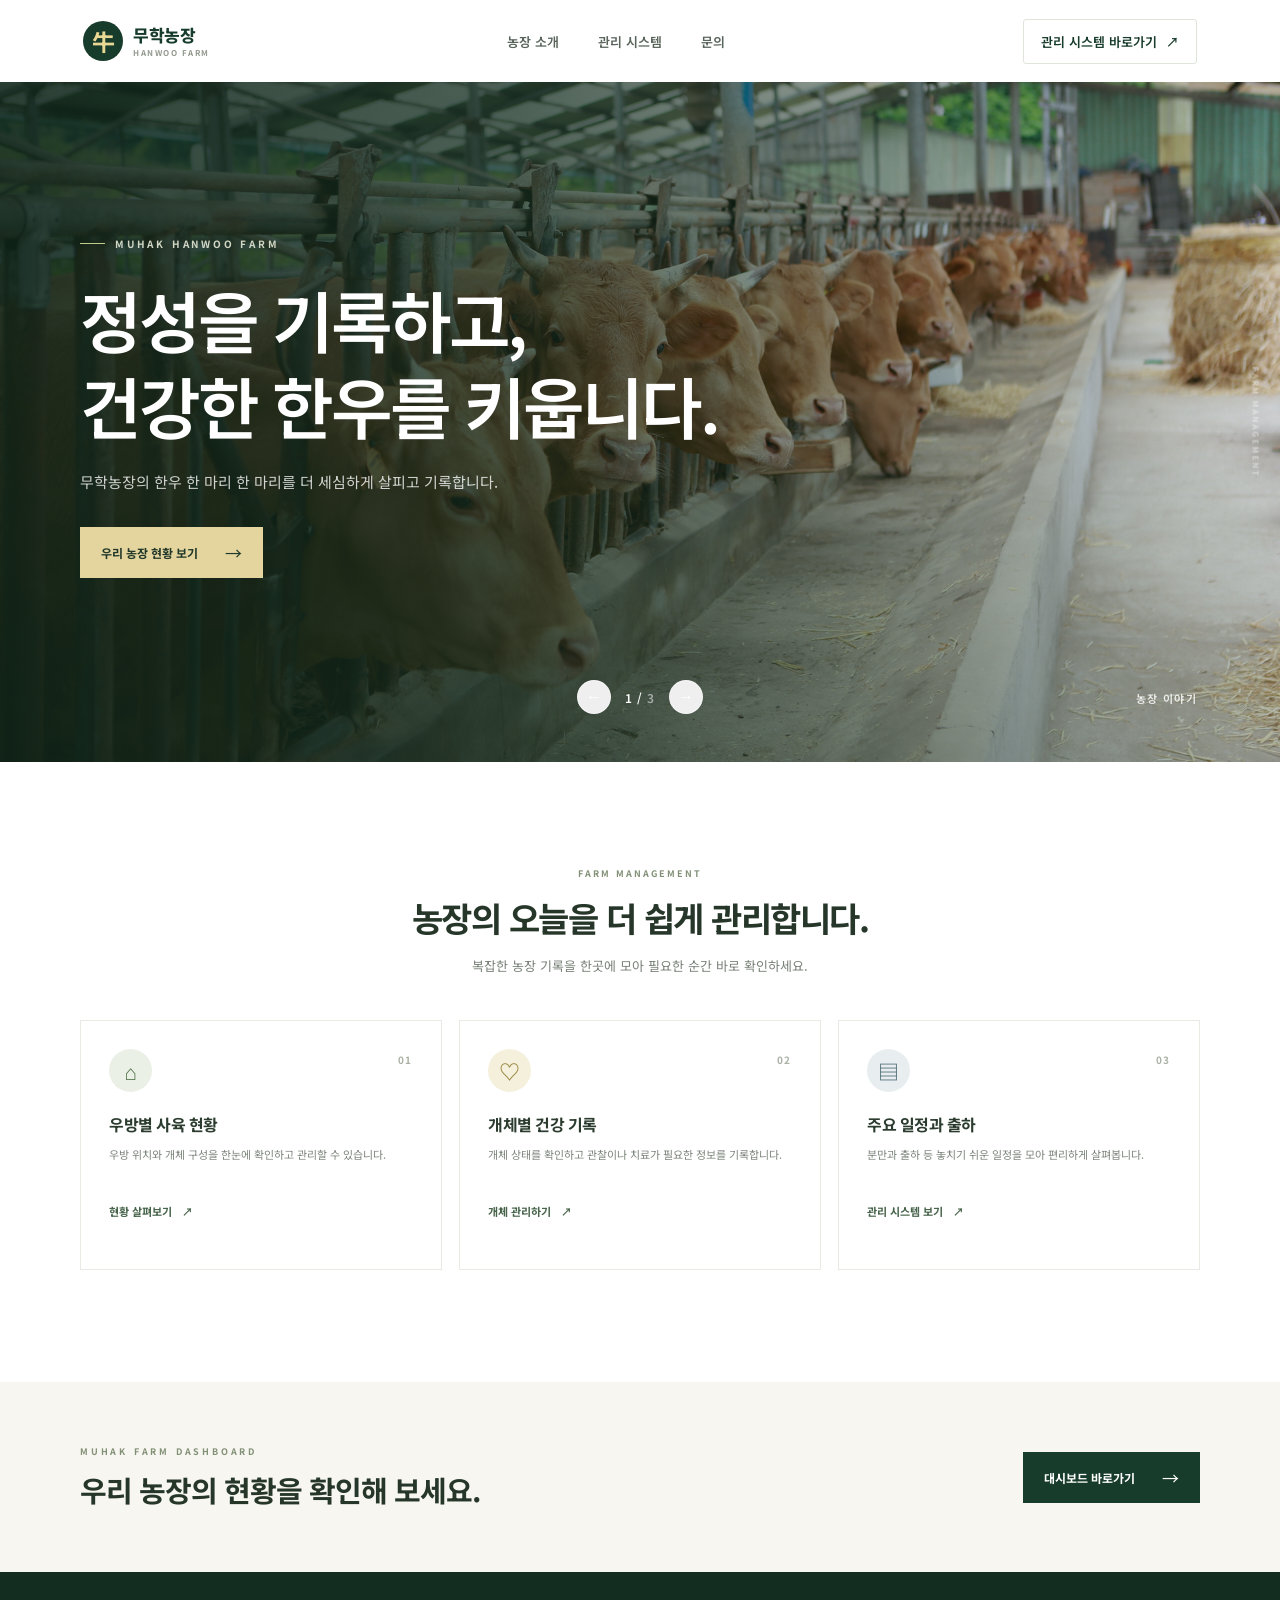
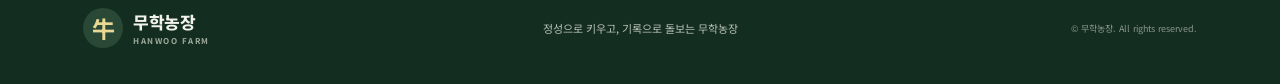
<file: index.html>
<!doctype html>
<html lang="ko">
  <head>
    <meta charset="UTF-8" />
    <meta name="viewport" content="width=device-width, initial-scale=1.0" />
    <meta
      name="description"
      content="무학농장 한우의 우방별 개체 현황과 건강 기록, 출하 정보를 한눈에 관리합니다."
    />
    <meta name="theme-color" content="#183c2b" />
    <title>무학농장 | 한우 개체관리</title>
    <link rel="preconnect" href="https://fonts.googleapis.com" />
    <link rel="preconnect" href="https://fonts.gstatic.com" crossorigin />
    <link
      href="https://fonts.googleapis.com/css2?family=Noto+Sans+KR:wght@400;500;600;700;800&display=swap"
      rel="stylesheet"
    />
    <link
      rel="stylesheet"
      href="https://cdn.jsdelivr.net/npm/swiper@11/swiper-bundle.min.css"
    />
    <link
      rel="stylesheet"
      href="https://cdn.jsdelivr.net/npm/aos@2.3.4/dist/aos.css"
    />
    <link rel="stylesheet" href="landing.css" />
  </head>
  <body>
    <header class="site-header">
      <a class="brand" href="landing.html" aria-label="무학농장 홈">
        <span class="brand-mark" aria-hidden="true">牛</span>
        <span class="brand-copy">
          <strong>무학농장</strong>
          <span>HANWOO FARM</span>
        </span>
      </a>
      <nav class="main-nav" aria-label="주 메뉴">
        <a href="#about">농장 소개</a>
        <a href="#features">관리 시스템</a>
        <a
          href="https://mail.google.com/mail/?view=cm&amp;fs=1&amp;to=withsk81%40gmail.com&amp;su=%EB%AC%B4%ED%95%99%EB%86%8D%EC%9E%A5%20%EB%AC%B8%EC%9D%98&amp;body=%EB%AC%B8%EC%9D%98%20%EB%82%B4%EC%9A%A9%EC%9D%84%20%EC%9E%91%EC%84%B1%ED%95%B4%20%EC%A3%BC%EC%84%B8%EC%9A%94."
          target="_blank"
          rel="noopener noreferrer"
          >문의</a
        >
      </nav>
      <a class="header-link" href="index.html">
        관리 시스템 바로가기 <span aria-hidden="true">↗</span>
      </a>
    </header>

    <main>
      <section class="hero" id="about" aria-label="무학농장 소개">
        <div class="swiper hero-swiper">
          <div class="swiper-wrapper">
            <article class="swiper-slide hero-slide hero-slide--overview">
              <img
                class="slide-photo"
                src="image/cow_inwoosa.jpg"
                alt=""
                fetchpriority="high"
              />
              <div class="slide-shade"></div>
              <div class="hero-content">
                <p class="eyebrow"><span></span> MUHAK HANWOO FARM</p>
                <h1>정성을 기록하고,<br />건강한 한우를 키웁니다.</h1>
                <p class="hero-description">
                  무학농장의 한우 한 마리 한 마리를<br class="mobile-break" />
                  더 세심하게 살피고 기록합니다.
                </p>
                <a class="primary-button" href="index.html">
                  우리 농장 현황 보기 <span aria-hidden="true">→</span>
                </a>
              </div>
              <div class="slide-caption">농장 이야기</div>
            </article>

            <article class="swiper-slide hero-slide hero-slide--pens">
              <img
                class="slide-photo slide-photo--right"
                src="image/cow_P2.jpg"
                alt=""
              />
              <div class="slide-shade slide-shade--green"></div>
              <div class="hero-content">
                <p class="eyebrow"><span></span> CARE BY PEN</p>
                <h2>우방별 현황을<br />한눈에 확인하세요.</h2>
                <p class="hero-description">
                  우방마다 달라지는 개체 현황을 정리해<br
                    class="mobile-break"
                  />
                  필요한 정보를 빠르게 찾아볼 수 있습니다.
                </p>
                <a class="primary-button" href="index.html">
                  우방별 현황 확인 <span aria-hidden="true">→</span>
                </a>
              </div>
              <div class="slide-caption">우방별 관리</div>
            </article>

            <article class="swiper-slide hero-slide hero-slide--records">
              <img
                class="slide-photo slide-photo--right"
                src="image/cow_P3.jpg"
                alt=""
              />
              <div class="slide-shade slide-shade--green"></div>
              <div class="hero-content">
                <p class="eyebrow"><span></span> EVERY ANIMAL, EVERY RECORD</p>
                <h2>건강부터 출하까지,<br />꼼꼼한 개체 기록.</h2>
                <p class="hero-description">
                  개체별 상태와 주요 일정을 살펴보고<br class="mobile-break" />
                  농장 운영에 필요한 기록을 관리합니다.
                </p>
                <a class="primary-button" href="index.html">
                  개체 관리 시작하기 <span aria-hidden="true">→</span>
                </a>
              </div>
              <div class="slide-caption">개체별 기록</div>
            </article>
          </div>

          <div class="hero-controls" aria-label="슬라이드 제어">
            <button
              class="swiper-button-prev"
              type="button"
              aria-label="이전 슬라이드"
            >
              <span aria-hidden="true">←</span>
            </button>
            <div class="swiper-pagination" aria-live="polite"></div>
            <button
              class="swiper-button-next"
              type="button"
              aria-label="다음 슬라이드"
            >
              <span aria-hidden="true">→</span>
            </button>
          </div>
          <span class="hero-index" aria-hidden="true">FARM MANAGEMENT</span>
        </div>
      </section>

      <section class="features section-wrap" id="features">
        <div class="section-heading" data-aos="fade-up">
          <p class="eyebrow eyebrow--dark">FARM MANAGEMENT</p>
          <h2>농장의 오늘을 더 쉽게 관리합니다.</h2>
          <p>복잡한 농장 기록을 한곳에 모아 필요한 순간 바로 확인하세요.</p>
        </div>
        <div class="feature-grid">
          <article class="feature-card" data-aos="fade-up">
            <span class="feature-number">01</span>
            <div class="feature-icon feature-icon--green" aria-hidden="true">
              ⌂
            </div>
            <h3>우방별 사육 현황</h3>
            <p>우방 위치와 개체 구성을 한눈에 확인하고 관리할 수 있습니다.</p>
            <a href="index.html"
              >현황 살펴보기 <span aria-hidden="true">↗</span></a
            >
          </article>
          <article class="feature-card" data-aos="fade-up" data-aos-delay="120">
            <span class="feature-number">02</span>
            <div class="feature-icon feature-icon--yellow" aria-hidden="true">
              ♡
            </div>
            <h3>개체별 건강 기록</h3>
            <p>
              개체 상태를 확인하고 관찰이나 치료가 필요한 정보를 기록합니다.
            </p>
            <a href="index.html"
              >개체 관리하기 <span aria-hidden="true">↗</span></a
            >
          </article>
          <article class="feature-card" data-aos="fade-up" data-aos-delay="240">
            <span class="feature-number">03</span>
            <div class="feature-icon feature-icon--blue" aria-hidden="true">
              ▤
            </div>
            <h3>주요 일정과 출하</h3>
            <p>분만과 출하 등 놓치기 쉬운 일정을 모아 편리하게 살펴봅니다.</p>
            <a href="index.html"
              >관리 시스템 보기 <span aria-hidden="true">↗</span></a
            >
          </article>
        </div>
      </section>

      <section class="dashboard-cta">
        <div class="dashboard-cta-inner" data-aos="fade-up">
          <div>
            <p class="eyebrow">MUHAK FARM DASHBOARD</p>
            <h2>우리 농장의 현황을 확인해 보세요.</h2>
          </div>
          <a class="secondary-button" href="index.html">
            대시보드 바로가기 <span aria-hidden="true">→</span>
          </a>
        </div>
      </section>
    </main>

    <footer class="site-footer">
      <a
        class="brand brand--footer"
        href="landing.html"
        aria-label="무학농장 홈"
      >
        <span class="brand-mark" aria-hidden="true">牛</span>
        <span class="brand-copy">
          <strong>무학농장</strong>
          <span>HANWOO FARM</span>
        </span>
      </a>
      <p>정성으로 키우고, 기록으로 돌보는 무학농장</p>
      <small>© 무학농장. All rights reserved.</small>
    </footer>

    <script src="https://cdn.jsdelivr.net/npm/swiper@11/swiper-bundle.min.js"></script>
    <script src="https://cdn.jsdelivr.net/npm/aos@2.3.4/dist/aos.js"></script>
    <script>
      AOS.init({
        duration: 650,
        easing: "ease-out-cubic",
        once: true,
        offset: 80,
        disable: window.matchMedia("(prefers-reduced-motion: reduce)").matches,
      });

      new Swiper(".hero-swiper", {
        loop: true,
        speed: 650,
        keyboard: {
          enabled: true,
        },
        navigation: {
          nextEl: ".swiper-button-next",
          prevEl: ".swiper-button-prev",
        },
        pagination: {
          el: ".swiper-pagination",
          type: "fraction",
        },
      });
    </script>
  </body>
</html>
</file>
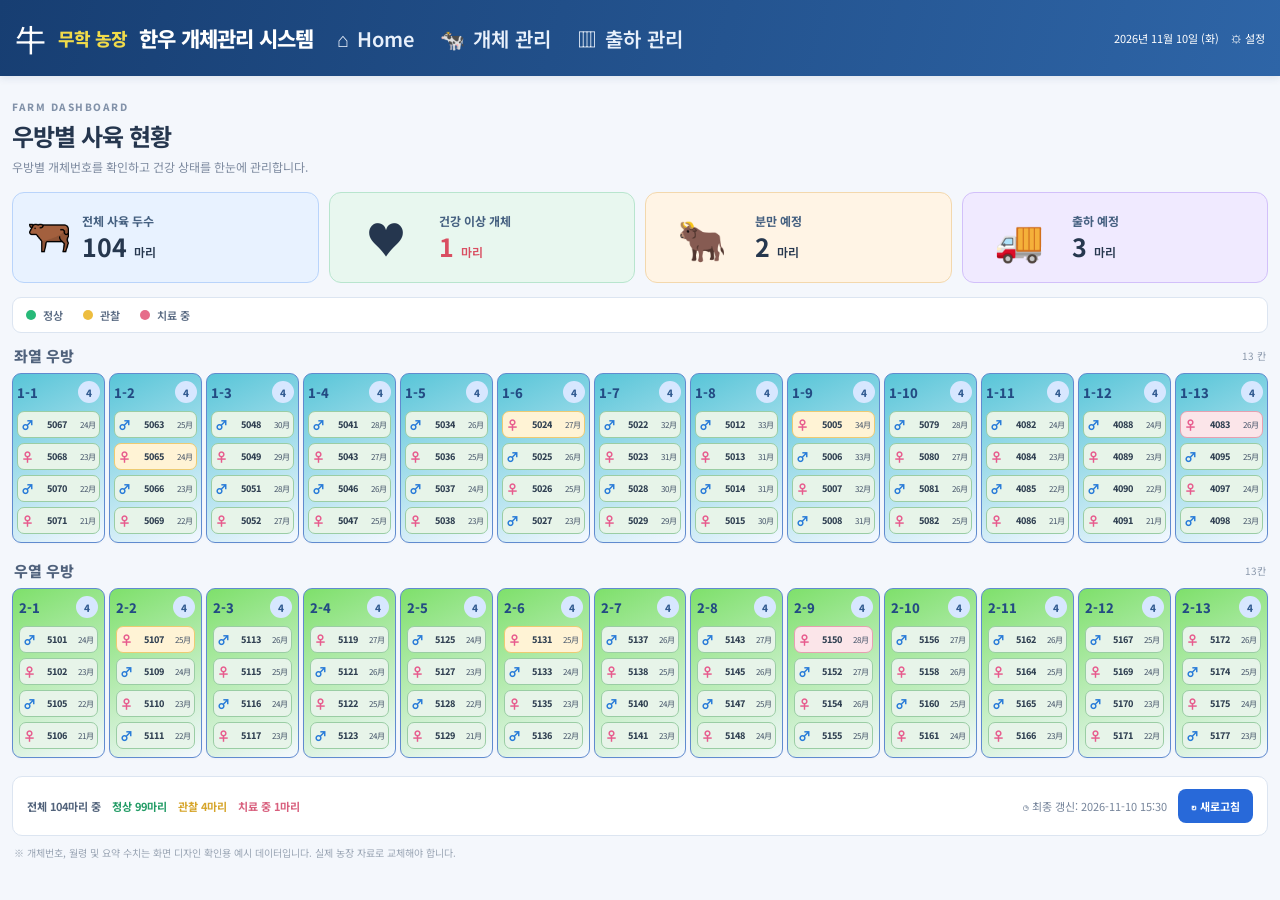
<file: index2.html>
<!doctype html>
<html lang="ko">
  <head>
    <meta charset="UTF-8" />
    <meta name="viewport" content="width=device-width, initial-scale=1.0" />
    <meta name="description" content="한우 농장의 우방별 개체 현황 관리" />
    <title>한우 개체관리 시스템</title>
    <link rel="stylesheet" href="style.css" />
  </head>

  <body>
    <header class="site-header">
      <a class="brand" href="#">
        <span class="brand-icon">牛</span>
        <span class="brand-name">무학 농장</span>
        <span class="brand-sys">한우 개체관리 시스템</span>
      </a>
      <nav class="main-nav" aria-label="주 메뉴">
        <a class="nav-link active" href="#">
          <span>⌂</span>
          Home
        </a>
        <a class="nav-link" href="#">
          <span>🐄</span>
          개체 관리
        </a>
        <a class="nav-link" href="#">
          <span>▥</span>
          출하 관리
        </a>
      </nav>
      <div class="header-tools">
        <span class="today">2026년 11월 10일 (화)</span>
        <a href="#">⚙ 설정</a>
      </div>
    </header>

    <main class="page">
      <section class="page-title">
        <p class="eyebrow">FARM DASHBOARD</p>
        <h1>우방별 사육 현황</h1>
        <p>우방별 개체번호를 확인하고 건강 상태를 한눈에 관리합니다.</p>
      </section>
      <section class="summary-cards">
        <article class="summary-card total">
          <img src="image/beef.png" class="cow-icon" alt="황소" />
          <div>
            <span class="summary-label">전체 사육 두수</span>
            <strong
              >104
              <small>마리</small>
            </strong>
          </div>
        </article>
        <article class="summary-card health">
          <span class="summary-icon">♥</span>
          <div>
            <span class="summary-label">건강 이상 개체</span
            ><strong>1 <small>마리</small></strong>
          </div>
        </article>
        <article class="summary-card calving">
          <span class="summary-icon">🐂</span>
          <div>
            <span class="summary-label">분만 예정</span
            ><strong>2 <small>마리</small></strong>
          </div>
        </article>
        <article class="summary-card shipping">
          <span class="summary-icon">🚚</span>
          <div>
            <span class="summary-label">출하 예정</span
            ><strong>3 <small>마리</small></strong>
          </div>
        </article>
      </section>
      <section class="legend">
        <span><i class="dot normal-dot"></i>정상</span
        ><span><i class="dot watch-dot"></i>관찰</span
        ><span><i class="dot treatment-dot"></i>치료 중</span>
      </section>
      <section class="pens-section">
        <div class="row-heading">
          <h2>좌열 우방</h2>
          <span>13 칸</span>
        </div>
        <div class="pen-grid">
          <section class="pen">
            <div class="pen-head">
              <h2>1-1</h2>
              <span class="pen-count">4</span>
            </div>
            <div class="animal-list">
              <div class="animal normal">
                <span class="sex male" aria-label="수소">♂</span
                ><strong>5067</strong><span class="age">24月</span>
              </div>
              <div class="animal normal">
                <span class="sex female" aria-label="암소">♀</span
                ><strong>5068</strong><span class="age">23月</span>
              </div>
              <div class="animal normal">
                <span class="sex male" aria-label="수소">♂</span
                ><strong>5070</strong><span class="age">22月</span>
              </div>
              <div class="animal normal">
                <span class="sex female" aria-label="암소">♀</span
                ><strong>5071</strong><span class="age">21月</span>
              </div>
            </div>
          </section>
          <section class="pen">
            <div class="pen-head">
              <h2>1-2</h2>
              <span class="pen-count">4</span>
            </div>
            <div class="animal-list">
              <div class="animal normal">
                <span class="sex male" aria-label="수소">♂</span
                ><strong>5063</strong><span class="age">25月</span>
              </div>
              <div class="animal watch">
                <span class="sex female" aria-label="암소">♀</span
                ><strong>5065</strong><span class="age">24月</span>
              </div>
              <div class="animal normal">
                <span class="sex male" aria-label="수소">♂</span
                ><strong>5066</strong><span class="age">23月</span>
              </div>
              <div class="animal normal">
                <span class="sex female" aria-label="암소">♀</span
                ><strong>5069</strong><span class="age">22月</span>
              </div>
            </div>
          </section>
          <section class="pen">
            <div class="pen-head">
              <h2>1-3</h2>
              <span class="pen-count">4</span>
            </div>
            <div class="animal-list">
              <div class="animal normal">
                <span class="sex male" aria-label="수소">♂</span
                ><strong>5048</strong><span class="age">30月</span>
              </div>
              <div class="animal normal">
                <span class="sex female" aria-label="암소">♀</span
                ><strong>5049</strong><span class="age">29月</span>
              </div>
              <div class="animal normal">
                <span class="sex male" aria-label="수소">♂</span
                ><strong>5051</strong><span class="age">28月</span>
              </div>
              <div class="animal normal">
                <span class="sex female" aria-label="암소">♀</span
                ><strong>5052</strong><span class="age">27月</span>
              </div>
            </div>
          </section>
          <section class="pen">
            <div class="pen-head">
              <h2>1-4</h2>
              <span class="pen-count">4</span>
            </div>
            <div class="animal-list">
              <div class="animal normal">
                <span class="sex male" aria-label="수소">♂</span
                ><strong>5041</strong><span class="age">28月</span>
              </div>
              <div class="animal normal">
                <span class="sex female" aria-label="암소">♀</span
                ><strong>5043</strong><span class="age">27月</span>
              </div>
              <div class="animal normal">
                <span class="sex male" aria-label="수소">♂</span
                ><strong>5046</strong><span class="age">26月</span>
              </div>
              <div class="animal normal">
                <span class="sex female" aria-label="암소">♀</span
                ><strong>5047</strong><span class="age">25月</span>
              </div>
            </div>
          </section>
          <section class="pen">
            <div class="pen-head">
              <h2>1-5</h2>
              <span class="pen-count">4</span>
            </div>
            <div class="animal-list">
              <div class="animal normal">
                <span class="sex male" aria-label="수소">♂</span
                ><strong>5034</strong><span class="age">26月</span>
              </div>
              <div class="animal normal">
                <span class="sex female" aria-label="암소">♀</span
                ><strong>5036</strong><span class="age">25月</span>
              </div>
              <div class="animal normal">
                <span class="sex male" aria-label="수소">♂</span
                ><strong>5037</strong><span class="age">24月</span>
              </div>
              <div class="animal normal">
                <span class="sex female" aria-label="암소">♀</span
                ><strong>5038</strong><span class="age">23月</span>
              </div>
            </div>
          </section>
          <section class="pen">
            <div class="pen-head">
              <h2>1-6</h2>
              <span class="pen-count">4</span>
            </div>
            <div class="animal-list">
              <div class="animal watch">
                <span class="sex female" aria-label="암소">♀</span
                ><strong>5024</strong><span class="age">27月</span>
              </div>
              <div class="animal normal">
                <span class="sex male" aria-label="수소">♂</span
                ><strong>5025</strong><span class="age">26月</span>
              </div>
              <div class="animal normal">
                <span class="sex female" aria-label="암소">♀</span
                ><strong>5026</strong><span class="age">25月</span>
              </div>
              <div class="animal normal">
                <span class="sex male" aria-label="수소">♂</span
                ><strong>5027</strong><span class="age">23月</span>
              </div>
            </div>
          </section>
          <section class="pen">
            <div class="pen-head">
              <h2>1-7</h2>
              <span class="pen-count">4</span>
            </div>
            <div class="animal-list">
              <div class="animal normal">
                <span class="sex male" aria-label="수소">♂</span
                ><strong>5022</strong><span class="age">32月</span>
              </div>
              <div class="animal normal">
                <span class="sex female" aria-label="암소">♀</span
                ><strong>5023</strong><span class="age">31月</span>
              </div>
              <div class="animal normal">
                <span class="sex male" aria-label="수소">♂</span
                ><strong>5028</strong><span class="age">30月</span>
              </div>
              <div class="animal normal">
                <span class="sex female" aria-label="암소">♀</span
                ><strong>5029</strong><span class="age">29月</span>
              </div>
            </div>
          </section>
          <section class="pen">
            <div class="pen-head">
              <h2>1-8</h2>
              <span class="pen-count">4</span>
            </div>
            <div class="animal-list">
              <div class="animal normal">
                <span class="sex male" aria-label="수소">♂</span
                ><strong>5012</strong><span class="age">33月</span>
              </div>
              <div class="animal normal">
                <span class="sex female" aria-label="암소">♀</span
                ><strong>5013</strong><span class="age">31月</span>
              </div>
              <div class="animal normal">
                <span class="sex male" aria-label="수소">♂</span
                ><strong>5014</strong><span class="age">31月</span>
              </div>
              <div class="animal normal">
                <span class="sex female" aria-label="암소">♀</span
                ><strong>5015</strong><span class="age">30月</span>
              </div>
            </div>
          </section>
          <section class="pen">
            <div class="pen-head">
              <h2>1-9</h2>
              <span class="pen-count">4</span>
            </div>
            <div class="animal-list">
              <div class="animal watch">
                <span class="sex female" aria-label="암소">♀</span
                ><strong>5005</strong><span class="age">34月</span>
              </div>
              <div class="animal normal">
                <span class="sex male" aria-label="수소">♂</span
                ><strong>5006</strong><span class="age">33月</span>
              </div>
              <div class="animal normal">
                <span class="sex female" aria-label="암소">♀</span
                ><strong>5007</strong><span class="age">32月</span>
              </div>
              <div class="animal normal">
                <span class="sex male" aria-label="수소">♂</span
                ><strong>5008</strong><span class="age">31月</span>
              </div>
            </div>
          </section>
          <section class="pen">
            <div class="pen-head">
              <h2>1-10</h2>
              <span class="pen-count">4</span>
            </div>
            <div class="animal-list">
              <div class="animal normal">
                <span class="sex male" aria-label="수소">♂</span
                ><strong>5079</strong><span class="age">28月</span>
              </div>
              <div class="animal normal">
                <span class="sex female" aria-label="암소">♀</span
                ><strong>5080</strong><span class="age">27月</span>
              </div>
              <div class="animal normal">
                <span class="sex male" aria-label="수소">♂</span
                ><strong>5081</strong><span class="age">26月</span>
              </div>
              <div class="animal normal">
                <span class="sex female" aria-label="암소">♀</span
                ><strong>5082</strong><span class="age">25月</span>
              </div>
            </div>
          </section>
          <section class="pen">
            <div class="pen-head">
              <h2>1-11</h2>
              <span class="pen-count">4</span>
            </div>
            <div class="animal-list">
              <div class="animal normal">
                <span class="sex male" aria-label="수소">♂</span
                ><strong>4082</strong><span class="age">24月</span>
              </div>
              <div class="animal normal">
                <span class="sex female" aria-label="암소">♀</span
                ><strong>4084</strong><span class="age">23月</span>
              </div>
              <div class="animal normal">
                <span class="sex male" aria-label="수소">♂</span
                ><strong>4085</strong><span class="age">22月</span>
              </div>
              <div class="animal normal">
                <span class="sex female" aria-label="암소">♀</span
                ><strong>4086</strong><span class="age">21月</span>
              </div>
            </div>
          </section>
          <section class="pen">
            <div class="pen-head">
              <h2>1-12</h2>
              <span class="pen-count">4</span>
            </div>
            <div class="animal-list">
              <div class="animal normal">
                <span class="sex male" aria-label="수소">♂</span
                ><strong>4088</strong><span class="age">24月</span>
              </div>
              <div class="animal normal">
                <span class="sex female" aria-label="암소">♀</span
                ><strong>4089</strong><span class="age">23月</span>
              </div>
              <div class="animal normal">
                <span class="sex male" aria-label="수소">♂</span
                ><strong>4090</strong><span class="age">22月</span>
              </div>
              <div class="animal normal">
                <span class="sex female" aria-label="암소">♀</span
                ><strong>4091</strong><span class="age">21月</span>
              </div>
            </div>
          </section>
          <section class="pen">
            <div class="pen-head">
              <h2>1-13</h2>
              <span class="pen-count">4</span>
            </div>
            <div class="animal-list">
              <div class="animal treatment">
                <span class="sex female" aria-label="암소">♀</span
                ><strong>4083</strong><span class="age">26月</span>
              </div>
              <div class="animal normal">
                <span class="sex male" aria-label="수소">♂</span
                ><strong>4095</strong><span class="age">25月</span>
              </div>
              <div class="animal normal">
                <span class="sex female" aria-label="암소">♀</span
                ><strong>4097</strong><span class="age">24月</span>
              </div>
              <div class="animal normal">
                <span class="sex male" aria-label="수소">♂</span
                ><strong>4098</strong><span class="age">23月</span>
              </div>
            </div>
          </section>
        </div>
        <div class="row-heading second">
          <h2>우열 우방</h2>
          <span>13칸</span>
        </div>
        <div class="pen-grid">
          <section class="pen2">
            <div class="pen-head">
              <h2>2-1</h2>
              <span class="pen-count">4</span>
            </div>
            <div class="animal-list">
              <div class="animal normal">
                <span class="sex male" aria-label="수소">♂</span
                ><strong>5101</strong><span class="age">24月</span>
              </div>
              <div class="animal normal">
                <span class="sex female" aria-label="암소">♀</span
                ><strong>5102</strong><span class="age">23月</span>
              </div>
              <div class="animal normal">
                <span class="sex male" aria-label="수소">♂</span
                ><strong>5105</strong><span class="age">22月</span>
              </div>
              <div class="animal normal">
                <span class="sex female" aria-label="암소">♀</span
                ><strong>5106</strong><span class="age">21月</span>
              </div>
            </div>
          </section>
          <section class="pen2">
            <div class="pen-head">
              <h2>2-2</h2>
              <span class="pen-count">4</span>
            </div>
            <div class="animal-list">
              <div class="animal watch">
                <span class="sex female" aria-label="암소">♀</span
                ><strong>5107</strong><span class="age">25月</span>
              </div>
              <div class="animal normal">
                <span class="sex male" aria-label="수소">♂</span
                ><strong>5109</strong><span class="age">24月</span>
              </div>
              <div class="animal normal">
                <span class="sex female" aria-label="암소">♀</span
                ><strong>5110</strong><span class="age">23月</span>
              </div>
              <div class="animal normal">
                <span class="sex male" aria-label="수소">♂</span
                ><strong>5111</strong><span class="age">22月</span>
              </div>
            </div>
          </section>
          <section class="pen2">
            <div class="pen-head">
              <h2>2-3</h2>
              <span class="pen-count">4</span>
            </div>
            <div class="animal-list">
              <div class="animal normal">
                <span class="sex male" aria-label="수소">♂</span
                ><strong>5113</strong><span class="age">26月</span>
              </div>
              <div class="animal normal">
                <span class="sex female" aria-label="암소">♀</span
                ><strong>5115</strong><span class="age">25月</span>
              </div>
              <div class="animal normal">
                <span class="sex male" aria-label="수소">♂</span
                ><strong>5116</strong><span class="age">24月</span>
              </div>
              <div class="animal normal">
                <span class="sex female" aria-label="암소">♀</span
                ><strong>5117</strong><span class="age">23月</span>
              </div>
            </div>
          </section>
          <section class="pen2">
            <div class="pen-head">
              <h2>2-4</h2>
              <span class="pen-count">4</span>
            </div>
            <div class="animal-list">
              <div class="animal normal">
                <span class="sex female" aria-label="암소">♀</span
                ><strong>5119</strong><span class="age">27月</span>
              </div>
              <div class="animal normal">
                <span class="sex male" aria-label="수소">♂</span
                ><strong>5121</strong><span class="age">26月</span>
              </div>
              <div class="animal normal">
                <span class="sex female" aria-label="암소">♀</span
                ><strong>5122</strong><span class="age">25月</span>
              </div>
              <div class="animal normal">
                <span class="sex male" aria-label="수소">♂</span
                ><strong>5123</strong><span class="age">24月</span>
              </div>
            </div>
          </section>
          <section class="pen2">
            <div class="pen-head">
              <h2>2-5</h2>
              <span class="pen-count">4</span>
            </div>
            <div class="animal-list">
              <div class="animal normal">
                <span class="sex male" aria-label="수소">♂</span
                ><strong>5125</strong><span class="age">24月</span>
              </div>
              <div class="animal normal">
                <span class="sex female" aria-label="암소">♀</span
                ><strong>5127</strong><span class="age">23月</span>
              </div>
              <div class="animal normal">
                <span class="sex male" aria-label="수소">♂</span
                ><strong>5128</strong><span class="age">22月</span>
              </div>
              <div class="animal normal">
                <span class="sex female" aria-label="암소">♀</span
                ><strong>5129</strong><span class="age">21月</span>
              </div>
            </div>
          </section>
          <section class="pen2">
            <div class="pen-head">
              <h2>2-6</h2>
              <span class="pen-count">4</span>
            </div>
            <div class="animal-list">
              <div class="animal watch">
                <span class="sex female" aria-label="암소">♀</span
                ><strong>5131</strong><span class="age">25月</span>
              </div>
              <div class="animal normal">
                <span class="sex male" aria-label="수소">♂</span
                ><strong>5133</strong><span class="age">24月</span>
              </div>
              <div class="animal normal">
                <span class="sex female" aria-label="암소">♀</span
                ><strong>5135</strong><span class="age">23月</span>
              </div>
              <div class="animal normal">
                <span class="sex male" aria-label="수소">♂</span
                ><strong>5136</strong><span class="age">22月</span>
              </div>
            </div>
          </section>
          <section class="pen2">
            <div class="pen-head">
              <h2>2-7</h2>
              <span class="pen-count">4</span>
            </div>
            <div class="animal-list">
              <div class="animal normal">
                <span class="sex male" aria-label="수소">♂</span
                ><strong>5137</strong><span class="age">26月</span>
              </div>
              <div class="animal normal">
                <span class="sex female" aria-label="암소">♀</span
                ><strong>5138</strong><span class="age">25月</span>
              </div>
              <div class="animal normal">
                <span class="sex male" aria-label="수소">♂</span
                ><strong>5140</strong><span class="age">24月</span>
              </div>
              <div class="animal normal">
                <span class="sex female" aria-label="암소">♀</span
                ><strong>5141</strong><span class="age">23月</span>
              </div>
            </div>
          </section>
          <section class="pen2">
            <div class="pen-head">
              <h2>2-8</h2>
              <span class="pen-count">4</span>
            </div>
            <div class="animal-list">
              <div class="animal normal">
                <span class="sex male" aria-label="수소">♂</span
                ><strong>5143</strong><span class="age">27月</span>
              </div>
              <div class="animal normal">
                <span class="sex female" aria-label="암소">♀</span
                ><strong>5145</strong><span class="age">26月</span>
              </div>
              <div class="animal normal">
                <span class="sex male" aria-label="수소">♂</span
                ><strong>5147</strong><span class="age">25月</span>
              </div>
              <div class="animal normal">
                <span class="sex female" aria-label="암소">♀</span
                ><strong>5148</strong><span class="age">24月</span>
              </div>
            </div>
          </section>
          <section class="pen2">
            <div class="pen-head">
              <h2>2-9</h2>
              <span class="pen-count">4</span>
            </div>
            <div class="animal-list">
              <div class="animal treatment">
                <span class="sex female" aria-label="암소">♀</span
                ><strong>5150</strong><span class="age">28月</span>
              </div>
              <div class="animal normal">
                <span class="sex male" aria-label="수소">♂</span
                ><strong>5152</strong><span class="age">27月</span>
              </div>
              <div class="animal normal">
                <span class="sex female" aria-label="암소">♀</span
                ><strong>5154</strong><span class="age">26月</span>
              </div>
              <div class="animal normal">
                <span class="sex male" aria-label="수소">♂</span
                ><strong>5155</strong><span class="age">25月</span>
              </div>
            </div>
          </section>
          <section class="pen2">
            <div class="pen-head">
              <h2>2-10</h2>
              <span class="pen-count">4</span>
            </div>
            <div class="animal-list">
              <div class="animal normal">
                <span class="sex male" aria-label="수소">♂</span
                ><strong>5156</strong><span class="age">27月</span>
              </div>
              <div class="animal normal">
                <span class="sex female" aria-label="암소">♀</span
                ><strong>5158</strong><span class="age">26月</span>
              </div>
              <div class="animal normal">
                <span class="sex male" aria-label="수소">♂</span
                ><strong>5160</strong><span class="age">25月</span>
              </div>
              <div class="animal normal">
                <span class="sex female" aria-label="암소">♀</span
                ><strong>5161</strong><span class="age">24月</span>
              </div>
            </div>
          </section>
          <section class="pen2">
            <div class="pen-head">
              <h2>2-11</h2>
              <span class="pen-count">4</span>
            </div>
            <div class="animal-list">
              <div class="animal normal">
                <span class="sex male" aria-label="수소">♂</span
                ><strong>5162</strong><span class="age">26月</span>
              </div>
              <div class="animal normal">
                <span class="sex female" aria-label="암소">♀</span
                ><strong>5164</strong><span class="age">25月</span>
              </div>
              <div class="animal normal">
                <span class="sex male" aria-label="수소">♂</span
                ><strong>5165</strong><span class="age">24月</span>
              </div>
              <div class="animal normal">
                <span class="sex female" aria-label="암소">♀</span
                ><strong>5166</strong><span class="age">23月</span>
              </div>
            </div>
          </section>
          <section class="pen2">
            <div class="pen-head">
              <h2>2-12</h2>
              <span class="pen-count">4</span>
            </div>
            <div class="animal-list">
              <div class="animal normal">
                <span class="sex male" aria-label="수소">♂</span
                ><strong>5167</strong><span class="age">25月</span>
              </div>
              <div class="animal normal">
                <span class="sex female" aria-label="암소">♀</span
                ><strong>5169</strong><span class="age">24月</span>
              </div>
              <div class="animal normal">
                <span class="sex male" aria-label="수소">♂</span
                ><strong>5170</strong><span class="age">23月</span>
              </div>
              <div class="animal normal">
                <span class="sex female" aria-label="암소">♀</span
                ><strong>5171</strong><span class="age">22月</span>
              </div>
            </div>
          </section>
          <section class="pen2">
            <div class="pen-head">
              <h2>2-13</h2>
              <span class="pen-count">4</span>
            </div>
            <div class="animal-list">
              <div class="animal normal">
                <span class="sex female" aria-label="암소">♀</span
                ><strong>5172</strong><span class="age">26月</span>
              </div>
              <div class="animal normal">
                <span class="sex male" aria-label="수소">♂</span
                ><strong>5174</strong><span class="age">25月</span>
              </div>
              <div class="animal normal">
                <span class="sex female" aria-label="암소">♀</span
                ><strong>5175</strong><span class="age">24月</span>
              </div>
              <div class="animal normal">
                <span class="sex male" aria-label="수소">♂</span
                ><strong>5177</strong><span class="age">23月</span>
              </div>
            </div>
          </section>
        </div>
      </section>
      <footer class="dashboard-footer">
        <div class="health-summary">
          <strong>전체 104마리 중</strong><b class="ok">정상 99마리</b
          ><b class="watch-text">관찰 4마리</b
          ><b class="treat-text">치료 중 1마리</b>
        </div>
        <div class="footer-right">
          <span>◷ 최종 갱신: 2026-11-10 15:30</span
          ><button type="button">↻ 새로고침</button>
        </div>
      </footer>
      <p class="sample-note">
        ※ 개체번호, 월령 및 요약 수치는 화면 디자인 확인용 예시 데이터입니다.
        실제 농장 자료로 교체해야 합니다.
      </p>
    </main>
  </body>
</html>
</file>
<file: landing.css>
:root {
  color-scheme: light;
  --forest: #183c2b;
  --forest-deep: #102b1e;
  --leaf: #a7bd79;
  --cream: #f7f6f0;
  --ink: #26342b;
  --muted: #788177;
}

* {
  box-sizing: border-box;
}

html {
  scroll-behavior: smooth;
}

body {
  margin: 0;
  color: var(--ink);
  font-family: "Noto Sans KR", "Malgun Gothic", sans-serif;
  -webkit-font-smoothing: antialiased;
}

a {
  color: inherit;
}

.site-header {
  position: relative;
  z-index: 5;
  display: flex;
  height: 82px;
  align-items: center;
  justify-content: space-between;
  padding: 0 max(calc((100vw - 1200px) / 2), 6.5vw);
  background: #fff;
}

.brand {
  display: inline-flex;
  align-items: center;
  gap: 10px;
  text-decoration: none;
}

.brand-mark {
  display: grid;
  width: 40px;
  height: 40px;
  place-items: center;
  border-radius: 50%;
  background: var(--forest);
  color: #e9d794;
  font-size: 23px;
  font-weight: 700;
}

.brand-copy {
  display: flex;
  flex-direction: column;
  line-height: 1.15;
}

.brand-copy strong {
  color: var(--forest);
  font-size: 17px;
  font-weight: 800;
  letter-spacing: -0.5px;
}

.brand-copy span {
  margin-top: 4px;
  color: #92998e;
  font-size: 8px;
  font-weight: 700;
  letter-spacing: 1.5px;
}

.main-nav {
  display: flex;
  height: 100%;
  align-items: center;
  gap: 39px;
}

.main-nav a,
.header-link {
  font-size: 13px;
  font-weight: 600;
  text-decoration: none;
}

.main-nav a {
  color: #59645b;
  transition: color 160ms ease;
}

.main-nav a:hover {
  color: var(--forest);
}

.header-link {
  display: inline-flex;
  align-items: center;
  gap: 9px;
  padding: 12px 17px;
  border: 1px solid #dfe5dc;
  border-radius: 3px;
  color: var(--forest);
  transition:
    background 160ms ease,
    color 160ms ease,
    border-color 160ms ease;
}

.header-link:hover {
  border-color: var(--forest);
  background: var(--forest);
  color: #fff;
}

.hero-swiper {
  position: relative;
  height: min(680px, calc(100svh - 82px));
  min-height: 530px;
  overflow: hidden;
  background: var(--forest-deep);
}

.hero-slide {
  position: relative;
  display: flex;
  align-items: center;
  overflow: hidden;
  background: var(--forest-deep);
  color: #fff;
}

.slide-photo,
.slide-shade {
  position: absolute;
  inset: 0;
  width: 100%;
  height: 100%;
}

.slide-photo {
  object-fit: cover;
  object-position: center 54%;
  transform: scale(1.02);
}

.slide-photo--right {
  object-position: 70% center;
}

.slide-shade {
  background:
    linear-gradient(90deg, rgb(15 37 25 / 88%) 0%, rgb(18 43 29 / 74%) 41%, rgb(18 43 29 / 12%) 100%),
    linear-gradient(0deg, rgb(15 37 25 / 23%), transparent 50%);
}

.slide-shade--green {
  background:
    linear-gradient(90deg, rgb(16 43 30 / 91%) 0%, rgb(25 57 38 / 75%) 45%, rgb(23 60 39 / 17%) 100%),
    linear-gradient(0deg, rgb(15 37 25 / 24%), transparent 55%);
}

.hero-content {
  position: relative;
  z-index: 1;
  width: min(1200px, 100%);
  margin: 0 auto;
  padding: 0 40px 30px;
}

.eyebrow {
  display: flex;
  align-items: center;
  gap: 10px;
  margin: 0 0 25px;
  color: #d3d8c6;
  font-size: 10px;
  font-weight: 700;
  letter-spacing: 2.8px;
}

.eyebrow > span {
  width: 25px;
  height: 1px;
  background: #c1cc8b;
}

.hero-content h1,
.hero-content h2 {
  margin: 0;
  color: #fff;
  font-size: clamp(42px, 5.3vw, 67px);
  font-weight: 600;
  letter-spacing: -3.2px;
  line-height: 1.28;
}

.hero-description {
  margin: 20px 0 31px;
  color: rgb(255 255 255 / 79%);
  font-size: 15px;
  font-weight: 400;
  line-height: 1.9;
}

.mobile-break {
  display: none;
}

.primary-button,
.secondary-button {
  display: inline-flex;
  min-height: 51px;
  align-items: center;
  justify-content: center;
  gap: 27px;
  padding: 0 21px;
  font-size: 12px;
  font-weight: 700;
  text-decoration: none;
  transition:
    background 160ms ease,
    color 160ms ease,
    transform 160ms ease;
}

.primary-button {
  background: #e4d59e;
  color: #21382a;
}

.primary-button:hover {
  transform: translateY(-2px);
  background: #f1e5b7;
}

.primary-button span,
.secondary-button span {
  font-size: 17px;
  font-weight: 400;
}

.slide-caption {
  position: absolute;
  z-index: 1;
  right: max(calc((100vw - 1200px) / 2 + 40px), 6.5vw);
  bottom: 56px;
  color: rgb(255 255 255 / 85%);
  font-size: 11px;
  font-weight: 600;
  letter-spacing: 1.3px;
}

.slide-caption span {
  margin: 0 7px;
  color: #c1cc8b;
}

.hero-controls {
  position: absolute;
  z-index: 4;
  right: auto;
  left: 50%;
  bottom: 45px;
  display: flex;
  height: 40px;
  align-items: center;
  gap: 14px;
  color: #fff;
  transform: translateX(-50%);
}

.hero-controls .swiper-button-prev,
.hero-controls .swiper-button-next {
  position: static;
  width: 34px;
  height: 34px;
  margin: 0;
  border: 1px solid rgb(255 255 255 / 42%);
  border-radius: 50%;
  color: #fff;
  transition:
    background 160ms ease,
    border-color 160ms ease;
}

.hero-controls .swiper-button-prev:hover,
.hero-controls .swiper-button-next:hover {
  border-color: #e4d59e;
  background: rgb(255 255 255 / 14%);
}

.hero-controls .swiper-button-prev::after,
.hero-controls .swiper-button-next::after {
  display: none;
}

.hero-controls .swiper-button-prev span,
.hero-controls .swiper-button-next span {
  font-size: 16px;
  line-height: 1;
}

.hero-controls .swiper-pagination {
  position: static;
  width: auto;
  color: #fff;
  font-size: 12px;
  font-weight: 600;
  letter-spacing: 1px;
}

.hero-controls .swiper-pagination-total {
  color: rgb(255 255 255 / 52%);
}

.hero-index {
  position: absolute;
  z-index: 2;
  top: 50%;
  right: 24px;
  color: rgb(255 255 255 / 50%);
  font-size: 8px;
  font-weight: 600;
  letter-spacing: 2px;
  transform: translate(50%, -50%) rotate(90deg);
  transform-origin: center;
}

.hero-slide--records {
  background:
    radial-gradient(ellipse at 79% 50%, rgb(99 126 73 / 63%), transparent 34%),
    linear-gradient(115deg, #173b2a 0%, #284d35 62%, #536b3e 100%);
}



.section-wrap {
  width: min(1120px, calc(100% - 64px));
  margin: 0 auto;
}

.features {
  padding-top: 105px;
  padding-bottom: 112px;
}

.section-heading {
  margin-bottom: 43px;
  text-align: center;
}

.eyebrow--dark {
  justify-content: center;
  margin-bottom: 13px;
  color: #829077;
  font-size: 9px;
  letter-spacing: 2px;
}

.eyebrow--dark > span {
  background: #a9b685;
}

.section-heading h2 {
  margin: 0;
  color: #26372a;
  font-size: clamp(25px, 3vw, 34px);
  font-weight: 700;
  letter-spacing: -1.5px;
}

.section-heading > p:last-child {
  margin: 12px 0 0;
  color: var(--muted);
  font-size: 13px;
  line-height: 1.8;
}

.feature-grid {
  display: grid;
  grid-template-columns: repeat(3, minmax(0, 1fr));
  gap: 17px;
}

.feature-card {
  position: relative;
  min-height: 250px;
  padding: 28px 28px 25px;
  border: 1px solid #e8ebe4;
  background: #fff;
  transition:
    border-color 180ms ease,
    box-shadow 180ms ease,
    transform 180ms ease;
}

.feature-card:hover {
  transform: translateY(-4px);
  border-color: #c9d2bf;
  box-shadow: 0 14px 35px rgb(39 58 38 / 8%);
}

.feature-number {
  position: absolute;
  top: 31px;
  right: 29px;
  color: #aab1a5;
  font-size: 10px;
  font-weight: 700;
  letter-spacing: 1px;
}

.feature-icon {
  display: grid;
  width: 43px;
  height: 43px;
  place-items: center;
  border-radius: 50%;
  font-size: 21px;
  font-weight: 700;
}

.feature-icon--green {
  background: #eaf0e5;
  color: #55744d;
}

.feature-icon--yellow {
  background: #f5f0dc;
  color: #988744;
}

.feature-icon--blue {
  background: #e8eef0;
  color: #5d7880;
}

.feature-card h3 {
  margin: 20px 0 8px;
  color: #2b3c2f;
  font-size: 16px;
  font-weight: 700;
  letter-spacing: -0.5px;
}

.feature-card p {
  min-height: 43px;
  margin: 0;
  color: #7d867c;
  font-size: 11px;
  line-height: 1.85;
}

.feature-card > a {
  display: inline-flex;
  align-items: center;
  gap: 10px;
  margin-top: 16px;
  color: #47634a;
  font-size: 11px;
  font-weight: 700;
  text-decoration: none;
}

.feature-card > a:hover {
  color: #203d29;
}

.dashboard-cta {
  background: var(--cream);
}

.dashboard-cta-inner {
  display: flex;
  width: min(1120px, calc(100% - 64px));
  min-height: 190px;
  align-items: center;
  justify-content: space-between;
  gap: 30px;
  margin: 0 auto;
}

.dashboard-cta .eyebrow {
  margin-bottom: 10px;
  color: #829077;
  font-size: 9px;
}

.dashboard-cta h2 {
  margin: 0;
  color: #26372a;
  font-size: clamp(21px, 2.5vw, 29px);
  font-weight: 700;
  letter-spacing: -1px;
}

.secondary-button {
  flex: 0 0 auto;
  background: var(--forest);
  color: #fff;
}

.secondary-button:hover {
  transform: translateY(-2px);
  background: #28523a;
}

.site-footer {
  display: flex;
  min-height: 112px;
  align-items: center;
  justify-content: space-between;
  gap: 20px;
  padding: 24px max(calc((100vw - 1200px) / 2), 6.5vw);
  background: #132d20;
  color: #dce3d8;
}

.brand--footer .brand-mark {
  background: #294836;
}

.brand--footer .brand-copy strong {
  color: #f1f2e9;
}

.brand--footer .brand-copy span {
  color: #9eaa9b;
}

.site-footer > p {
  margin: 0;
  color: #b6c0b4;
  font-size: 11px;
}

.site-footer > small {
  color: #89978a;
  font-size: 9px;
}

:focus-visible {
  outline: 3px solid #d5c277;
  outline-offset: 4px;
}

@media (max-width: 760px) {
  .site-header {
    height: 70px;
    padding: 0 22px;
  }

  .brand-mark {
    width: 36px;
    height: 36px;
    font-size: 20px;
  }

  .brand-copy strong {
    font-size: 15px;
  }

  .main-nav {
    gap: 17px;
    margin-left: auto;
    margin-right: 20px;
  }

  .main-nav a {
    font-size: 11px;
  }

  .header-link {
    gap: 5px;
    padding: 10px 11px;
    font-size: 10px;
  }

  .hero-swiper {
    height: min(660px, calc(100svh - 70px));
    min-height: 540px;
  }

  .slide-photo {
    align-items: stretch;
  }

  .slide-photo,
  .slide-photo--right {
    inset: 0 0 auto;
    height: 43%;
    object-position: center 55%;
    transform: none;
  }

  .slide-shade,
  .slide-shade--green {
    background: linear-gradient(
      180deg,
      transparent 0%,
      rgb(16 43 30 / 10%) 32%,
      var(--forest-deep) 46%,
      var(--forest-deep) 100%
    );
  }

  .hero-content {
    position: absolute;
    inset: 37% 0 0;
    display: flex;
    flex-direction: column;
    justify-content: center;
    margin: 0;
    padding: 24px 34px 110px;
  }

  .hero-content h1,
  .hero-content h2 {
    font-size: clamp(39px, 8vw, 57px);
    letter-spacing: -2.5px;
  }

  .hero-description {
    font-size: 13px;
  }

  .slide-caption {
    right: auto;
    bottom: 45px;
    left: 34px;
  }

  .hero-controls {
    right: auto;
    left: 50%;
    bottom: 34px;
    gap: 9px;
    transform: translateX(-50%);
  }

  .hero-controls .swiper-button-prev,
  .hero-controls .swiper-button-next {
    width: 31px;
    height: 31px;
  }

  .hero-index {
    right: 14px;
  }

  .section-wrap {
    width: min(100% - 44px, 560px);
  }

  .features {
    padding-top: 77px;
    padding-bottom: 80px;
  }

  .section-heading {
    margin-bottom: 30px;
  }

  .section-heading > p:last-child {
    font-size: 12px;
  }

  .feature-grid {
    grid-template-columns: 1fr;
    gap: 11px;
  }

  .feature-card {
    min-height: 0;
    padding: 23px;
  }

  .feature-card h3 {
    margin-top: 15px;
  }

  .feature-card p {
    min-height: 0;
  }

  .dashboard-cta-inner {
    width: min(100% - 44px, 560px);
    min-height: 190px;
  }

  .site-footer {
    flex-wrap: wrap;
    justify-content: flex-start;
    padding: 26px 22px;
  }

  .site-footer > p {
    order: 3;
    width: 100%;
  }

  .site-footer > small {
    margin-left: auto;
  }
}

@media (max-width: 480px) {
  .site-header {
    padding: 0 16px;
  }

  .brand {
    gap: 7px;
  }

  .brand-mark {
    width: 32px;
    height: 32px;
    font-size: 18px;
  }

  .brand-copy strong {
    font-size: 13px;
  }

  .brand-copy span {
    font-size: 7px;
  }

  .main-nav {
    gap: 12px;
    margin-right: 12px;
  }

  .main-nav a {
    font-size: 10px;
  }

  .header-link {
    padding: 9px;
    font-size: 0;
  }

  .header-link span {
    font-size: 16px;
  }

  .hero-swiper {
    min-height: 560px;
  }

  .hero-content {
    padding-right: 23px;
    padding-left: 23px;
  }

  .eyebrow {
    margin-bottom: 19px;
    font-size: 8px;
    letter-spacing: 2px;
  }

  .hero-content h1,
  .hero-content h2 {
    font-size: clamp(36px, 10vw, 46px);
  }

  .mobile-break {
    display: initial;
  }

  .hero-description {
    margin: 17px 0 25px;
    font-size: 12px;
  }

  .primary-button {
    min-height: 47px;
    padding: 0 16px;
  }

  .slide-caption {
    left: 23px;
  }

  .hero-controls {
    right: 17px;
    gap: 7px;
  }

  .hero-controls .swiper-button-prev,
  .hero-controls .swiper-button-next {
    width: 28px;
    height: 28px;
  }

  .dashboard-cta-inner {
    min-height: 210px;
    align-items: flex-start;
    flex-direction: column;
    justify-content: center;
    gap: 20px;
  }

  .dashboard-cta h2 {
    font-size: 22px;
  }

  .site-footer > small {
    width: 100%;
    margin-left: 0;
  }
}

@media (prefers-reduced-motion: reduce) {
  html {
    scroll-behavior: auto;
  }

  *,
  *::before,
  *::after {
    transition-duration: 0.01ms !important;
  }
}
</file>
<file: style.css>
@import url("https://fonts.googleapis.com/css2?family=Noto+Sans+KR:wght@400;500;600;700;800&display=swap");
:root {
  --ink: #25364e;
  --muted: #7e8ba0;
  --line: #dce5f1;
}
* {
  box-sizing: border-box;
}
body {
  margin: 0;
  background: #f4f7fc;
  color: var(--ink);
  font-family: "Noto Sans KR", "Malgun Gothic", sans-serif;
}
.site-header {
  min-height: 76px;
  padding: 0 2vw;
  display: flex;
  align-items: center;
  gap: 100px;
  background: linear-gradient(105deg, #173e72, #2e65a7);
  color: #fff;
  box-shadow: 0 2px 8px #163b681c;
}
.brand {
  display: flex;
  align-items: center;
  gap: 12px;
  color: #fff;
  text-decoration: none;
  white-space: nowrap;
}
.brand-icon {
  font-size: 31px;
}
.brand-name {
  font-size: 21px;
  color: #f1db4a;
  font-weight: 800;
  letter-spacing: -0.8px;
}
.brand-sys {
  font-size: 21px;
  font-weight: 800;
  letter-spacing: -0.8px;
}
.main-nav {
  display: flex;
  align-items: center;
  gap: 8px;
  height: 76px;
}
.nav-link {
  display: inline-flex;
  align-items: center;
  gap: 8px;
  padding: 11px 15px;
  border-radius: 10px;
  color: #e8f0fb;
  text-decoration: none;
  font-size: 20px;
  font-weight: 600;
  white-space: nowrap;
}
.nav-link:hover,
nav-link.active {
  background: #3479e8;
  color: #fff;
}
.header-tools {
  display: flex;
  align-items: center;
  gap: 22px;
  margin-left: auto;
  white-space: nowrap;
  font-size: 13px;
}

.header-tools a {
  color: #fff;
  text-decoration: none;
}
.page {
  max-width: 1800px;
  margin: 0 auto;
  padding: 23px 20px 26px;
}
.page-title {
  margin-bottom: 17px;
}
.eyebrow {
  margin: 0 0 4px;
  color: #8292a9;
  font-size: 10px;
  font-weight: 800;
  letter-spacing: 1.5px;
}

h1 {
  margin: 0;
  font-size: 24px;
  letter-spacing: -1px;
}
.page-title p:last-child {
  margin: 5px 0 0;
  color: var(--muted);
  font-size: 12px;
}
.summary-cards {
  display: grid;
  grid-template-columns: repeat(4, minmax(0, 1fr));
  gap: 10px;
}
.summary-card {
  min-height: 91px;
  padding: 13px 16px;
  display: flex;
  align-items: center;
  gap: 13px;
  border: 1px solid;
  border-radius: 12px;
}
.cow-icon {
  width: 40px;
  height: 40px;
  object-fit: contain;
  vertical-align: middle;
}
.total {
  background: #e8f2ff;
  border-color: #b9d4fb;
}
.health {
  background: #e8f7ef;
  border-color: #b8e5ce;
}
.calving {
  background: #fff4e5;
  border-color: #f3d8ad;
}
.shipping {
  background: #f0eaff;
  border-color: #d2c0fa;
}
.summary-icon {
  width: 80px;
  text-align: center;
  font-size: 40px;
}
.summary-label {
  display: block;
  color: #456080;
  font-size: 12px;
  font-weight: 700;
}
.summary-card strong {
  display: block;
  margin-top: 1px;
  color: #26374e;
  font-size: 25px;
  line-height: 1.3;
}
.summary-card small {
  font-size: 12px;
  font-weight: 600;
}
.health strong {
  color: #d94e61;
}
.legend {
  display: flex;
  align-items: center;
  gap: 20px;
  margin: 14px 0 12px;
  padding: 9px 13px;
  border: 1px solid var(--line);
  border-radius: 9px;
  background: #fff;
}
.legend span {
  display: inline-flex;
  align-items: center;
  gap: 7px;
  color: #596a82;
  font-size: 11px;
  font-weight: 600;
}
.dot {
  width: 10px;
  height: 10px;
  border-radius: 50%;
  display: inline-block;
}
.normal-dot {
  background: #27b978;
}
.watch-dot {
  background: #edbd3f;
}
.treatment-dot {
  background: #e66c8a;
}
.row-heading {
  display: flex;
  align-items: center;
  justify-content: space-between;
  margin: 9px 2px 7px;
}
.row-heading h2 {
  margin: 0;
  color: #50627c;
  font-size: 15px;
  font-weight: 800;
}
.row-heading span {
  color: #8a98ab;
  font-size: 10px;
}
.pen-grid {
  display: grid;
  grid-template-columns: repeat(13, minmax(0, 1fr));
  gap: 5px;
}
.pen {
  min-width: 0;
  min-height: 164px;
  padding: 7px 6px 8px;
  border: 1px solid #608bcf;
  border-radius: 9px;
  background: linear-gradient(155deg, #58c5d8, #f4f8ff);
  box-shadow: 0 1px 2px #284d7a0a;
}
.pen2 {
  min-width: 0;
  min-height: 164px;
  padding: 7px 6px 8px;
  border: 1px solid #608bcf;
  border-radius: 9px;
  background: linear-gradient(155deg, #7ee06b, #f4f8ff);
  box-shadow: 0 1px 2px #284d7a0a;
}
.pen-head {
  display: flex;
  align-items: center;
  justify-content: space-between;
  margin-bottom: 8px;
}
.pen-head h2 {
  margin: 0;
  color: #234b83;
  font-size: 13px;
  font-weight: 800;
}
.pen-count {
  display: inline-grid;
  place-items: center;
  min-width: 22px;
  height: 22px;
  padding: 0 5px;
  border-radius: 50%;
  background: #d7e7ff;
  color: #315b91;
  font-size: 10px;
  font-weight: 800;
}
.animal-list {
  display: flex;
  flex-direction: column;
  gap: 5px;
}
.animal {
  min-width: 0;
  min-height: 27px;
  padding: 3px 4px;
  display: flex;
  align-items: center;
  justify-content: space-between;
  gap: 3px;
  border: 1px solid;
  border-radius: 7px;
  color: #304052;
  font-size: 10px;
  white-space: nowrap;
}
.animal.normal {
  background: #e7f4e9;
  border-color: #9acda4;
}
.animal.watch {
  background: #fff3d5;
  border-color: #edcb72;
}
.animal.normal:hover {
  background: #3479e8;
  color: #fff;
}
.animal.treatment {
  background: #fbe5e9;
  border-color: #e6a0b0;
}
.sex {
  flex: 0 0 auto;
  font-size: 13px;
  font-weight: 800;
}
.male {
  color: #287bd8;
}
.female {
  color: #e75b8d;
}
.animal strong {
  min-width: 0;
  overflow: hidden;
  text-overflow: clip;
  font-size: 10px;
  font-weight: 800;
}
.age {
  flex: 0 0 auto;
  color: #46556a;
  font-size: 9px;
}
.second {
  margin-top: 17px;
}
.dashboard-footer {
  display: flex;
  align-items: center;
  justify-content: space-between;
  gap: 14px;
  margin-top: 18px;
  padding: 12px 14px;
  border: 1px solid var(--line);
  border-radius: 10px;
  background: #fff;
}
.health-summary,
.footer-right {
  display: flex;
  align-items: center;
  flex-wrap: wrap;
  gap: 11px;
  font-size: 11px;
}
.health-summary strong {
  color: #52637b;
}
.ok {
  color: #239c66;
}
.watch-text {
  color: #d6a52b;
}
.treat-text {
  color: #d85f7d;
}
.footer-right {
  color: #75849a;
}
.footer-right button {
  padding: 9px 13px;
  border: 0;
  border-radius: 8px;
  background: #2869d9;
  color: #fff;
  font: inherit;
  font-size: 11px;
  font-weight: 700;
}
.sample-note {
  margin: 9px 2px 0;
  color: #9aa5b4;
  font-size: 10px;
}
@media (max-width: 1350px) {
  .site-header {
    gap: 15px;
    padding: 0 15px;
  }
  .brand-name {
    font-size: 18px;
  }
  .nav-link {
    padding: 10px 9px;
    font-size: 20px;
  }
  .header-tools {
    gap: 12px;
    font-size: 11px;
  }
  .page {
    padding-left: 12px;
    padding-right: 12px;
  }
  .pen-grid {
    gap: 4px;
  }
  .pen {
    padding-left: 4px;
    padding-right: 4px;
  }
  .animal {
    gap: 2px;
    padding-left: 3px;
    padding-right: 3px;
  }
  .animal strong {
    font-size: 9px;
  }
  .age {
    font-size: 8px;
  }
}
@media (max-width: 900px) {
  .site-header {
    flex-wrap: wrap;
    padding: 12px 15px;
    gap: 8px 16px;
  }
  .main-nav {
    height: auto;
    order: 3;
    width: 100%;
  }
  .header-tools {
    margin-left: auto;
  }
  .summary-cards {
    grid-template-columns: repeat(2, minmax(0, 1fr));
  }
  .pen-grid {
    grid-template-columns: repeat(7, minmax(0, 1fr));
  }
  .pen {
    min-height: 155px;
  }
  .dashboard-footer {
    align-items: flex-start;
    flex-direction: column;
  }
}
@media (max-width: 560px) {
  .brand-name {
    font-size: 16px;
  }
  .header-tools .today {
    display: none;
  }
  .main-nav {
    gap: 3px;
  }
  .nav-link {
    padding: 8px 9px;
    font-size: 11px;
  }
  .summary-cards {
    gap: 6px;
  }
  .summary-card {
    min-height: 75px;
    padding: 8px;
    gap: 7px;
  }
  .summary-icon {
    width: 30px;
    font-size: 22px;
  }
  .summary-card strong {
    font-size: 20px;
  }
  .summary-label {
    font-size: 10px;
  }
  .pen-grid {
    grid-template-columns: repeat(4, minmax(0, 1fr));
  }
  .pen {
    min-height: 150px;
    padding: 7px;
  }
  .pen-head h2 {
    font-size: 12px;
  }
  .animal {
    min-height: 25px;
  }
  .animal strong {
    font-size: 10px;
  }
  .age {
    font-size: 9px;
  }
}
</file>
